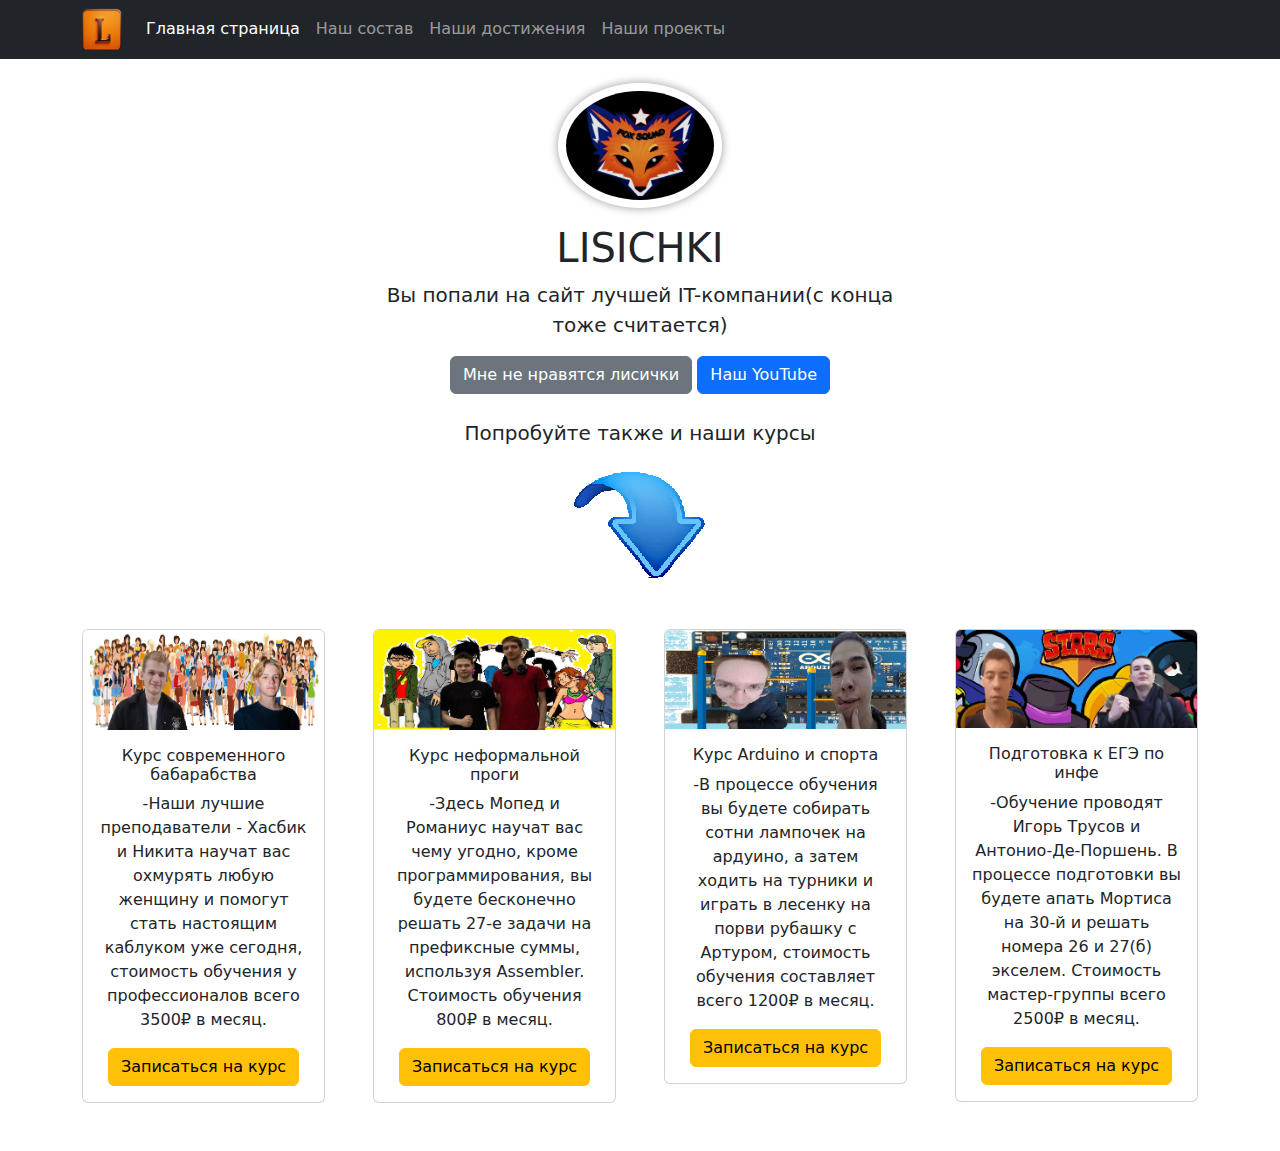
<file: HTML/index.html>
<!doctype html>
<html lang = "en">
    <head>
        <meta charset = "UTF-8">
        <title>LISICHKI CORPORATION</title>
        <link href="https://cdn.jsdelivr.net/npm/bootstrap@5.3.3/dist/css/bootstrap.min.css"
        rel="stylesheet"
        integrity="sha384-QWTKZyjpPEjISv5WaRU9OFeRpok6YctnYmDr5pNlyT2bRjXh0JMhjY6hW+ALEwIH"
        crossorigin="anonymous"
        />
        <script
          src="https://cdn.jsdelivr.net/npm/bootstrap@5.0.2/dist/js/bootstrap.bundle.min.js"
          integrity="sha384-MrcW6ZMFYlzcLA8Nl+NtUVF0sA7MsXsP1UyJoMp4YLEuNSfAP+JcXn/tWtIaxVXM"
          crossorigin="anonymous">
        </script>
        <link rel="apple-touch-icon" sizes="180x180" href="style/apple-touch-icon.png">
        <link rel="icon" type="image/png" sizes="32x32" href="style/favicon-32x32.png">
        <link rel="icon" type="image/png" sizes="16x16" href="style/favicon-16x16.png">
        <link rel="manifest" href="style/site.webmanifest">
        <style>
            .rounded-img {
                width: 30%;
                border-radius: 100%;
                box-shadow: 0 0 10px rgba(0, 0, 0, 0.4);
                padding: 0.5em;
                margin-bottom: 1em;
            }
            .card:hover {
            background-color: rgba(0, 0, 0, 0.1);
            text-align: center;
            }
            .card {
              text-align: center;
            }
        </style>
    </head>
    <body>
        <nav class="navbar navbar-expand-lg bg-body-dark navbar-dark bg-dark">
            <div class="container">
              <a class="navbar-brand p-0" href="/">
                <img src="style/l.png" alt="логотип" width = "40">
              </a>
              <button class="navbar-toggler" type="button" data-bs-toggle="collapse" data-bs-target="#navbarNav" aria-controls="navbarNav" aria-expanded="false" aria-label="Toggle navigation">
                <span class="navbar-toggler-icon"></span>
              </button>
              <div class="collapse navbar-collapse" id="navbarNav">
                <ul class="navbar-nav">
                  <li class="nav-item">
                    <a class="nav-link active" aria-current="page" href="/">Главная страница</a>
                  </li>
                  <li class="nav-item">
                    <a class="nav-link" href="Sostav.html">Наш состав</a>
                  </li>
                  <li class="nav-item">
                    <a class="nav-link" href="Dostijenia.html">Наши достижения</a>
                  </li>
                  <li class="nav-item">
                    <a class="nav-link" href="projects.html">Наши проекты</a>
                  </li>
                </ul>
              </div>
            </div>
          </nav>
        <div class="container text-center my-4">
            <div class="row">
                <div class="col-lg-6 col-md-8 mx-auto">
                    <img class="rounded-img" src="pictures/log_black.png" alt = "тут должен быть логотип, но твой уссаный ростелеком не может его прогрузить"/>
                    <h1 class="fw-light">LISICHKI</H1>
                    <p class="lead text*muted">
                        Вы попали на сайт лучшей IT-компании(с конца тоже считается)
                    </p>
                    <a href="https://xn--80aabtwbbuhbiqdxddn.xn--p1ai/"
                    class="btn btn-secondary">
                        Мне не нравятся лисички
                    </a>
                    <a href="https://www.youtube.com/@PMC_Fox_skuad/featured/"
                    target = "_blank"
                    class="btn btn-primary">
                        Наш YouTube
                    </a>
                </div>
            </div>
        </div>
        <div class="container text-center my-3">
          <div class="row">
              <div class="col-lg-6 col-md-8 mx-auto">
                  <p class="lead text">
                      Попробуйте также и наши курсы
                  </p>
                  <img src="pictures/стрелка.png" alt="стрелка вниз"/>
              </div>
          </div>
      </div>
        <div class="container my-5">
          <div class="row row-cols-1 row-cols-md-4 rew-cols-lg-3 g-5">
            <div class="col">
              <div class="card">
                <img src="pictures/обложка бабарабства.png" class="card-img-top" alt="Фотокарточка курса бабарабства">
                <div class="card-body">
                  <h6 class="card-title">Курс современного бабарабства</h6>
                  <p class="card-text">
                    -Наши лучшие преподаватели - Хасбик и Никита научат вас охмурять любую женщину и помогут стать настоящим каблуком уже сегодня,
                    стоимость обучения у профессионалов всего 3500₽ в месяц.
                  </p>
                  <a href="eror2.html" target="_blank" class="btn btn-warning">Записаться на курс</a>
                </div>
              </div>
            </div>
            <div class="col">
              <div class="card">
                <img src="pictures/мы.png" class="card-img-top" alt="Фотокарточка курса неформальной проги">
                <div class="card-body">
                  <h6 class="card-title">Курс неформальной проги</h6>
                  <p class="card-text">
                    -Здесь Мопед и Романиус научат вас чему угодно, кроме программирования, вы будете бесконечно решать 27-е задачи на префиксные суммы,
                    используя Assembler. Стоимость обучения 800₽ в месяц.
                  </p>
                  <a href="eror2.html" target="_blank" class="btn btn-warning">Записаться на курс</a>
                </div>
              </div>
            </div>
            <div class="col">
              <div class="card">
                <img src="pictures/ардуиновцы.png" class="card-img-top" alt="Фотокарточка курса Arduino и спорта">
                <div class="card-body">
                  <h6 class="card-title">Курс Arduino и спорта</h6>
                  <p class="card-text">
                    -В процессе обучения вы будете собирать сотни лампочек на ардуино, а затем ходить на турники и играть в лесенку на порви рубашку
                    с Артуром, стоимость обучения составляет всего 1200₽ в месяц.
                  </p>
                  <a href="eror2.html" target="_blank" class="btn btn-warning">Записаться на курс</a>
                </div>
              </div>
            </div>
            <div class="col">
              <div class="card">
                <img src="pictures/игорь  и тоха.png" class="card-img-top" alt="Фотокарточка курса подготовки к ЕГЭ по информатике">
                <div class="card-body">
                  <h6 class="card-title">Подготовка к ЕГЭ по инфе</h6>
                  <p class="card-text">
                    -Обучение проводят Игорь Трусов и Антонио-Де-Поршень. В процессе подготовки вы будете апать Мортиса на 30-й и решать номера 26 и 27(б) 
                    экселем. Стоимость мастер-группы всего 2500₽ в месяц.
                  </p>
                  <a href="eror2.html" target="_blank" class="btn btn-warning">Записаться на курс</a>
                </div>
              </div>
            </div>
          </div>
      </div>
    </body>
</html>
</file>
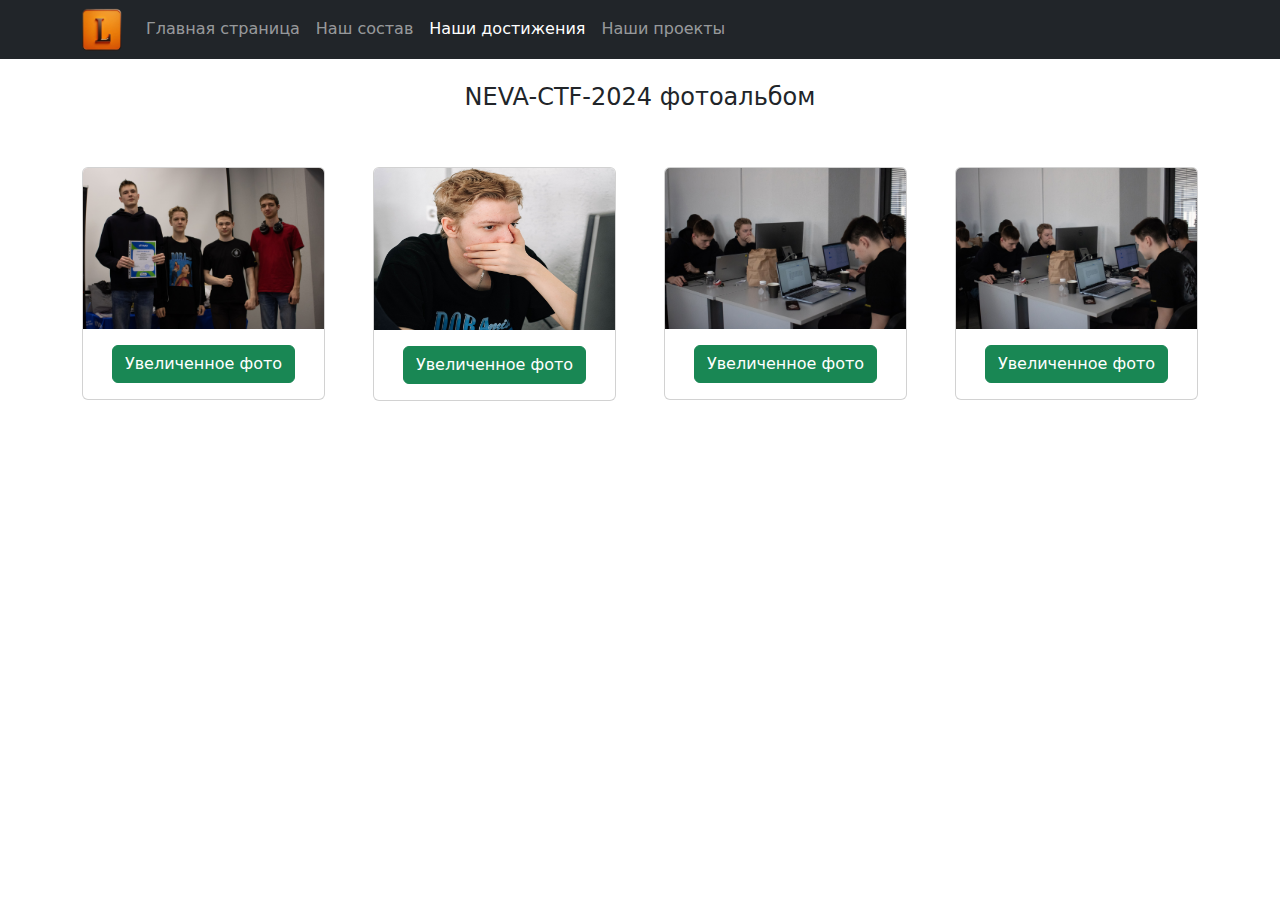
<file: HTML/NEVA-CTF2024.html>
<!doctype html>
<html lang = "en">
    <head>
        <meta charset = "UTF-8">
        <title>NEVA-CTF-2024</title>
        <link href="https://cdn.jsdelivr.net/npm/bootstrap@5.3.3/dist/css/bootstrap.min.css"
        rel="stylesheet"
        integrity="sha384-QWTKZyjpPEjISv5WaRU9OFeRpok6YctnYmDr5pNlyT2bRjXh0JMhjY6hW+ALEwIH"
        crossorigin="anonymous"
        />
        <script
          src="https://cdn.jsdelivr.net/npm/bootstrap@5.0.2/dist/js/bootstrap.bundle.min.js"
          integrity="sha384-MrcW6ZMFYlzcLA8Nl+NtUVF0sA7MsXsP1UyJoMp4YLEuNSfAP+JcXn/tWtIaxVXM"
          crossorigin="anonymous">
        </script>
        <link rel="apple-touch-icon" sizes="180x180" href="style/apple-touch-icon.png">
        <link rel="icon" type="image/png" sizes="32x32" href="style/favicon-32x32.png">
        <link rel="icon" type="image/png" sizes="16x16" href="style/favicon-16x16.png">
        <link rel="manifest" href="style/site.webmanifest">
        <style>
          .card:hover {
            background-color: rgba(0, 0, 0, 0.1);
            text-align: center;
          }
          .card {
            text-align: center;
          }
        </style>
    </head>
    <body>
        <nav class="navbar navbar-expand-lg bg-body-dark navbar-dark bg-dark">
            <div class="container">
              <a class="navbar-brand p-0" href="/">
                <img src="style/l.png" alt="логотип" width = "40">
              </a>
              <button class="navbar-toggler" type="button" data-bs-toggle="collapse" data-bs-target="#navbarNav" aria-controls="navbarNav" aria-expanded="false" aria-label="Toggle navigation">
                <span class="navbar-toggler-icon"></span>
              </button>
              <div class="collapse navbar-collapse" id="navbarNav">
                <ul class="navbar-nav">
                  <li class="nav-item">
                    <a class="nav-link" aria-current="page" href="/">Главная страница</a>
                  </li>
                  <li class="nav-item">
                    <a class="nav-link" href="Sostav.html">Наш состав</a>
                  </li>
                  <li class="nav-item">
                    <a class="nav-link active" href="Dostijenia.html">Наши достижения</a>
                  </li>
                  <li class="nav-item">
                    <a class="nav-link" href="projects.html">Наши проекты</a>
                  </li>
                </ul>
              </div>
            </div>
          </nav>
          <div class="container text-center my-4">
            <div class="row">
                <div class="mx-auto">
                    <h4>
                        NEVA-CTF-2024 фотоальбом
                    </h4>
                </div>
            </div>
          </div>
          <div class="container my-5">
            <div class="row row-cols-1 row-cols-md-4 rew-cols-lg-3 g-5">
              <div class="col">
                <div class="card">
                  <img src="pictures/все вместе.jpg" class="card-img-top" alt="совместное фото">
                  <div class="card-body">
                    <a href="pictures/все вместе.jpg" target="_blank" class="btn btn-success">Увеличенное фото</a>
                  </div>
                </div>
              </div>
              <div class="col">
                <div class="card">
                  <img src="pictures/казино.jpg" class="card-img-top" alt="Кирилл играет в казино">
                  <div class="card-body">
                    <a href="pictures/казино.jpg" target="_blank" class="btn btn-success">Увеличенное фото</a>
                  </div>
                </div>
              </div>
              <div class="col">
                <div class="card">
                  <img src="pictures/решалки 1.jpg" class="card-img-top" alt="сквад решает 1">
                  <div class="card-body">
                    <a href="pictures/решалки 1.jpg" target="_blank" class="btn btn-success">Увеличенное фото</a>
                  </div>
                </div>
              </div>
              <div class="col">
                <div class="card">
                  <img src="pictures/решалки 2.jpg" class="card-img-top" alt="сквад решает 2">
                  <div class="card-body">
                    <a href="pictures/решалки 2.jpg" target="_blank" class="btn btn-success">Увеличенное фото</a>
                  </div>
                </div>
              </div>
            </div>
        </div>
    </body>
</html>
</file>
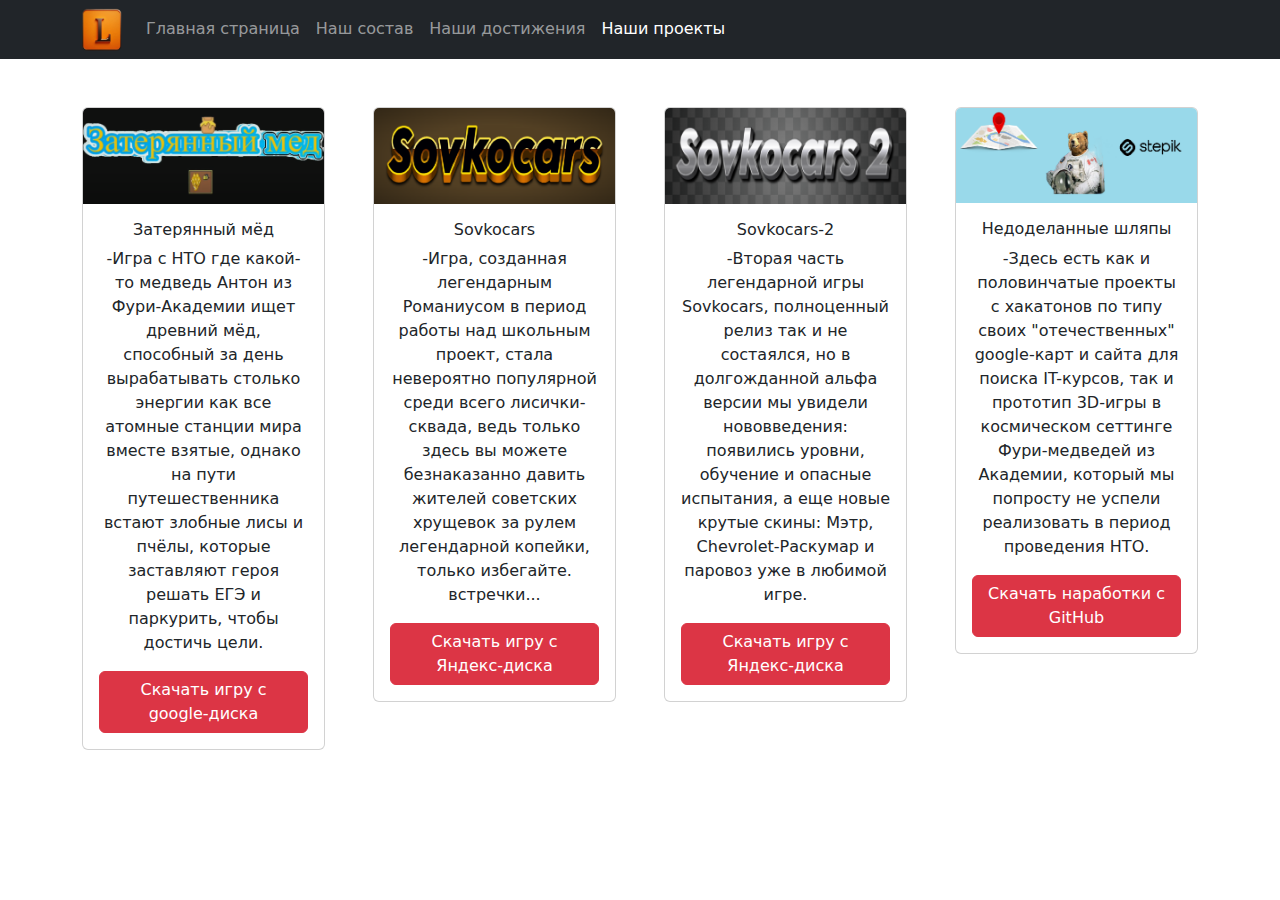
<file: HTML/projects.html>
<!doctype html>
<html lang = "en">
    <head>
        <meta charset = "UTF-8">
        <title>Проекты Лисичек</title>
        <link href="https://cdn.jsdelivr.net/npm/bootstrap@5.3.3/dist/css/bootstrap.min.css"
        rel="stylesheet"
        integrity="sha384-QWTKZyjpPEjISv5WaRU9OFeRpok6YctnYmDr5pNlyT2bRjXh0JMhjY6hW+ALEwIH"
        crossorigin="anonymous"
        />
        <script
          src="https://cdn.jsdelivr.net/npm/bootstrap@5.0.2/dist/js/bootstrap.bundle.min.js"
          integrity="sha384-MrcW6ZMFYlzcLA8Nl+NtUVF0sA7MsXsP1UyJoMp4YLEuNSfAP+JcXn/tWtIaxVXM"
          crossorigin="anonymous">
        </script>
        <link rel="apple-touch-icon" sizes="180x180" href="style/apple-touch-icon.png">
        <link rel="icon" type="image/png" sizes="32x32" href="style/favicon-32x32.png">
        <link rel="icon" type="image/png" sizes="16x16" href="style/favicon-16x16.png">
        <link rel="manifest" href="style/site.webmanifest">
        <style>
          .card:hover {
            background-color: rgba(0, 0, 0, 0.1);
            text-align: center;
          }
          .card {
            text-align: center;
          }
        </style>
    </head>
    <body>
        <nav class="navbar navbar-expand-lg bg-body-dark navbar-dark bg-dark">
            <div class="container">
              <a class="navbar-brand p-0" href="/">
                <img src="style/l.png" alt="логотип" width = "40">
              </a>
              <button class="navbar-toggler" type="button" data-bs-toggle="collapse" data-bs-target="#navbarNav" aria-controls="navbarNav" aria-expanded="false" aria-label="Toggle navigation">
                <span class="navbar-toggler-icon"></span>
              </button>
              <div class="collapse navbar-collapse" id="navbarNav">
                <ul class="navbar-nav">
                  <li class="nav-item">
                    <a class="nav-link" aria-current="page" href="/">Главная страница</a>
                  </li>
                  <li class="nav-item">
                    <a class="nav-link" href="Sostav.html">Наш состав</a>
                  </li>
                  <li class="nav-item">
                    <a class="nav-link" href="Dostijenia.html">Наши достижения</a>
                  </li>
                  <li class="nav-item">
                    <a class="nav-link active" href="projects.html">Наши проекты</a>
                  </li>
                </ul>
              </div>
            </div>
          </nav>
          <div class="container my-5">
            <div class="row row-cols-1 row-cols-md-4 rew-cols-lg-3 g-5">
              <div class="col">
                <div class="card">
                  <img src="pictures/затерянный мед.png" class="card-img-top" alt="Логотип фури-медведей">
                  <div class="card-body">
                    <h6 class="card-title">Затерянный мёд</h6>
                    <p class="card-text">
                      -Игра с НТО где какой-то медведь Антон из Фури-Академии ищет древний мёд, способный за день вырабатывать столько энергии
                      как все атомные станции мира вместе взятые, однако на пути путешественника встают злобные лисы и пчёлы, которые заставляют
                      героя решать ЕГЭ и паркурить, чтобы достичь цели.
                    </p>
                    <a href="https://drive.google.com/file/d/1o17oOHhS1gLCEnFHyjJ0sgommRe9vNzS/view" target="_blank" class="btn btn-danger">Скачать игру с google-диска</a>
                  </div>
                </div>
              </div>
              <div class="col">
                <div class="card">
                  <img src="pictures/sOVKOCARS.png" class="card-img-top" alt="Логотип первой части Sovkocars">
                  <div class="card-body">
                    <h6 class="card-title">Sovkocars</h6>
                    <p class="card-text">
                      -Игра, созданная легендарным Романиусом в период работы над школьным проект, стала невероятно популярной среди всего лисички-сквада,
                      ведь только здесь вы можете безнаказанно давить жителей советских хрущевок за рулем легендарной копейки, только избегайте. встречки...
                    </p>
                    <a href="https://disk.yandex.ru/d/yxsivDE70-NjVw" target="_blank" class="btn btn-danger">Скачать игру с Яндекс-диска</a>
                  </div>
                </div>
              </div>
              <div class="col">
                <div class="card">
                  <img src="pictures/Sovkocars2.png" class="card-img-top" alt="Логотип второй части Sovkocars">
                  <div class="card-body">
                    <h6 class="card-title">Sovkocars-2</h6>
                    <p class="card-text">
                      -Вторая часть легендарной игры Sovkocars, полноценный релиз так и не состаялся, но в долгожданной альфа версии мы увидели нововведения:
                      появились уровни, обучение и опасные испытания, а еще новые крутые скины: Мэтр, Chevrolet-Раскумар и паровоз
                      уже в любимой игре.
                    </p>
                    <a href="https://disk.yandex.ru/d/VgQID4kCBOkdDQ" target="_blank" class="btn btn-danger">Скачать игру с Яндекс-диска</a>
                  </div>
                </div>
              </div>
              <div class="col">
                <div class="card">
                  <img src="pictures/недоделанные шляпы.png" class="card-img-top" alt="Преференсы недоделанных проектов">
                  <div class="card-body">
                    <h6 class="card-title">Недоделанные шляпы</h6>
                    <p class="card-text">
                      -Здесь есть как и половинчатые проекты с хакатонов по типу своих "отечественных" google-карт и сайта для поиска IT-курсов,
                      так и прототип 3D-игры в космическом сеттинге Фури-медведей из Академии, который мы попросту не успели реализовать в период
                      проведения НТО.
                    </p>
                    <a href="https://github.com/RomaniusRedCash/MasterCource" target="_blank" class="btn btn-danger">Скачать наработки с GitHub</a>
                  </div>
                </div>
              </div>
            </div>
        </div>
    </body>
</html>
</file>
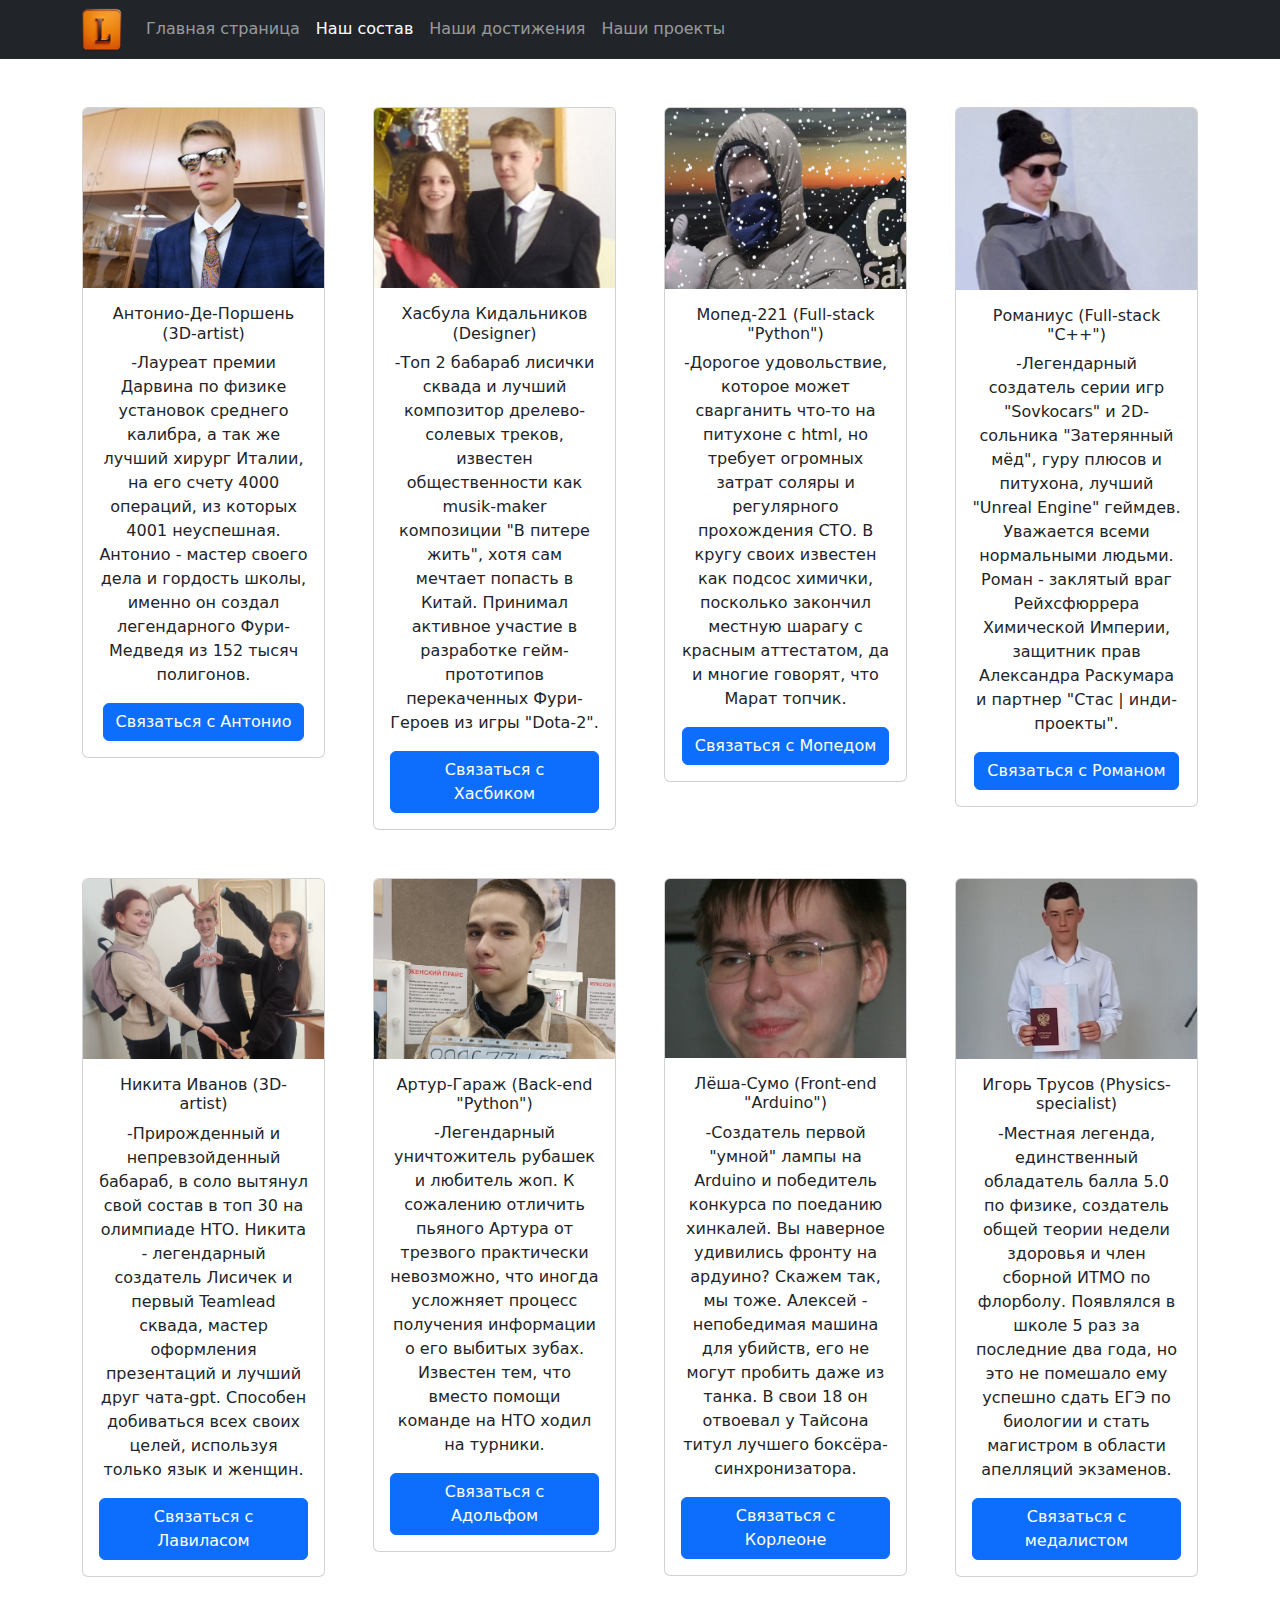
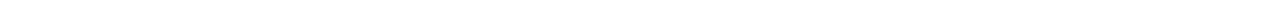
<file: HTML/Sostav.html>
<!doctype html>
<html lang = "en">
    <head>
        <meta charset = "UTF-8">
        <title>Состав Лисичек</title>
        <link href="https://cdn.jsdelivr.net/npm/bootstrap@5.3.3/dist/css/bootstrap.min.css"
        rel="stylesheet"
        integrity="sha384-QWTKZyjpPEjISv5WaRU9OFeRpok6YctnYmDr5pNlyT2bRjXh0JMhjY6hW+ALEwIH"
        crossorigin="anonymous"
        />
        <script
          src="https://cdn.jsdelivr.net/npm/bootstrap@5.0.2/dist/js/bootstrap.bundle.min.js"
          integrity="sha384-MrcW6ZMFYlzcLA8Nl+NtUVF0sA7MsXsP1UyJoMp4YLEuNSfAP+JcXn/tWtIaxVXM"
          crossorigin="anonymous">
        </script>
        <link rel="apple-touch-icon" sizes="180x180" href="style/apple-touch-icon.png">
        <link rel="icon" type="image/png" sizes="32x32" href="style/favicon-32x32.png">
        <link rel="icon" type="image/png" sizes="16x16" href="style/favicon-16x16.png">
        <link rel="manifest" href="/site.webmanifest">
        <style>
          .card:hover {
            background-color: rgba(0, 0, 0, 0.1);
            text-align: center;
          }
          .card {
            text-align: center;
          }
        </style>
    </head>
    <body>
        <nav class="navbar navbar-expand-lg bg-body-dark navbar-dark bg-dark">
            <div class="container">
              <a class="navbar-brand p-0" href="/">
                <img src="style/l.png" alt="логотип" width = "40">
              </a>
              <button class="navbar-toggler" type="button" data-bs-toggle="collapse" data-bs-target="#navbarNav" aria-controls="navbarNav" aria-expanded="false" aria-label="Toggle navigation">
                <span class="navbar-toggler-icon"></span>
              </button>
              <div class="collapse navbar-collapse" id="navbarNav">
                <ul class="navbar-nav">
                  <li class="nav-item">
                    <a class="nav-link" aria-current="page" href="/">Главная страница</a>
                  </li>
                  <li class="nav-item">
                    <a class="nav-link active" href="Sostav.html">Наш состав</a>
                  </li>
                  <li class="nav-item">
                    <a class="nav-link" href="Dostijenia.html">Наши достижения</a>
                  </li>
                  <li class="nav-item">
                    <a class="nav-link" href="projects.html">Наши проекты</a>
                  </li>
                </ul>
              </div>
            </div>
          </nav>
          <div class="container my-5">
            <div class="row row-cols-1 row-cols-md-4 rew-cols-lg-3 g-5">
              <div class="col">
                <div class="card">
                  <img src="pictures/Antonio-de-porshein.jpg" class="card-img-top" alt="Фотка Антона">
                  <div class="card-body">
                    <h6 class="card-title">Антонио-Де-Поршень (3D-artist)</h6>
                    <p class="card-text">
                      -Лауреат премии Дарвина по физике установок среднего калибра, а так же лучший хирург Италии, на его счету 4000 операций, 
                      из которых 4001 неуспешная. Антонио - мастер своего дела и гордость школы, именно он создал легендарного Фури-Медведя 
                      из 152 тысяч полигонов.
                    </p>
                    <a href="https://vk.com/id380000880" target="_blank" class="btn btn-primary">Связаться с Антонио</a>
                  </div>
                </div>
              </div>
              <div class="col">
                <div class="card">
                  <img src="pictures/Дизайнер чут-чут бабараб.png" class="card-img-top" alt="Фотка Кильки">
                  <div class="card-body">
                    <h6 class="card-title">Хасбула Кидальников (Designer)</h6>
                    <p class="card-text">
                      -Топ 2 бабараб лисички сквада и лучший композитор дрелево-солевых треков, известен общественности как musik-maker композиции 
                      "В питере жить", хотя сам мечтает попасть в Китай. Принимал активное участие в разработке гейм-прототипов перекаченных 
                      Фури-Героев из игры "Dota-2".
                    </p>
                    <a href="https://vk.com/r1ged" target="_blank" class="btn btn-primary">Связаться с Хасбиком</a>
                  </div>
                </div>
              </div>
              <div class="col">
                <div class="card">
                  <img src="pictures/я.png" class="card-img-top" alt="Фотка Копатыча">
                  <div class="card-body">
                    <h6 class="card-title">Мопед-221 (Full-stack "Python")</h6>
                    <p class="card-text">
                      -Дорогое удовольствие, которое может сварганить что-то на питухоне с html, но требует огромных затрат соляры и регулярного
                      прохождения СТО. В кругу своих известен как подсос химички, посколько закончил местную шарагу c красным аттестатом, да и 
                      многие говорят, что Марат топчик.
                    </p>
                    <a href="https://vk.com/mapat221" target="_blank" class="btn btn-primary">Связаться с Мопедом</a>
                  </div>
                </div>
              </div>
              <div class="col">
                <div class="card">
                  <img src="pictures/Рома.png" class="card-img-top" alt="Фотка Романа">
                  <div class="card-body">
                    <h6 class="card-title">Романиус (Full-stack "C++")</h6>
                    <p class="card-text">
                      -Легендарный создатель серии игр "Sovkocars" и 2D-сольника "Затерянный мёд", гуру плюсов и питухона, лучший "Unreal Engine"
                      геймдев. Уважается всеми нормальными людьми. Роман - заклятый враг Рейхсфюррера Химической Империи, защитник прав Александра 
                      Раскумара и партнер "Стас | инди-проекты".
                    </p>
                    <a href="https://vk.com/romaniusredcash" target="_blank" class="btn btn-primary">Связаться с Романом</a>
                  </div>
                </div>
              </div>
            </div>
        </div>
        <div class="container my-5">
          <div class="row row-cols-1 row-cols-md-4 rew-cols-lg-3 g-5">
            <div class="col">
              <div class="card">
                <img src="pictures/бабараб.png" class="card-img-top" alt="Фотка Антона">
                <div class="card-body">
                  <h6 class="card-title">Никита Иванов (3D-artist)</h6>
                  <p class="card-text">
                    -Прирожденный и непревзойденный бабараб, в соло вытянул свой состав в топ 30 на олимпиаде НТО. Никита - легендарный создатель 
                    Лисичек и первый Teamlead сквада, мастер оформления презентаций и лучший друг чата-gpt. Способен добиваться всех своих целей, 
                    используя только язык и женщин.
                  </p>
                  <a href="https://vk.com/ia_niki_tos" target="_blank" class="btn btn-primary">Связаться с Лавиласом</a>
                </div>
              </div>
            </div>
            <div class="col">
              <div class="card">
                <img src="pictures/турик.png" class="card-img-top" alt="Фотка Антона">
                <div class="card-body">
                  <h6 class="card-title">Артур-Гараж (Back-end "Python")</h6>
                  <p class="card-text">
                    -Легендарный уничтожитель рубашек и любитель жоп. К сожалению отличить пьяного Артура от трезвого
                    практически невозможно, что иногда усложняет процесс получения информации о его выбитых зубах. Известен тем, что вместо
                    помощи команде на НТО ходил на турники.
                  </p>
                  <a href="https://vk.com/vickornepl" target="_blank" class="btn btn-primary">Связаться с Адольфом</a>
                </div>
              </div>
            </div>
            <div class="col">
              <div class="card">
                <img src="pictures/Дон Карлеон.png" class="card-img-top" alt="Фотка Антона">
                <div class="card-body">
                  <h6 class="card-title">Лёша-Сумо (Front-end "Arduino")</h6>
                  <p class="card-text">
                    -Создатель первой "умной" лампы на Arduino и победитель конкурса по поеданию хинкалей. Вы наверное удивились фронту на ардуино? 
                    Скажем так, мы тоже. Алексей - непобедимая машина для убийств, его не могут пробить даже из танка. В свои 18 он отвоевал
                    у Тайсона титул лучшего боксёра-синхронизатора.
                  </p>
                  <a href="https://vk.com/id450237056" target="_blank" class="btn btn-primary">Связаться с Корлеоне</a>
                </div>
              </div>
            </div>
            <div class="col">
              <div class="card">
                <img src="pictures/ИГОРЬ.jpg" class="card-img-top" alt="Фотка Антона">
                <div class="card-body">
                  <h6 class="card-title">Игорь Трусов (Physics-specialist)</h6>
                  <p class="card-text">
                    -Местная легенда, единственный обладатель балла 5.0 по физике, создатель общей теории недели здоровья и член сборной ИТМО
                    по флорболу. Появлялся в школе 5 раз за последние два года, но это не помешало ему успешно сдать ЕГЭ по биологии и стать
                    магистром в области апелляций экзаменов.
                  </p>
                  <a href="https://vk.com/id614745052" target="_blank" class="btn btn-primary">Связаться с медалистом</a>
                </div>
              </div>
            </div>
          </div>
      </div>
    </body>
</html>
</file>
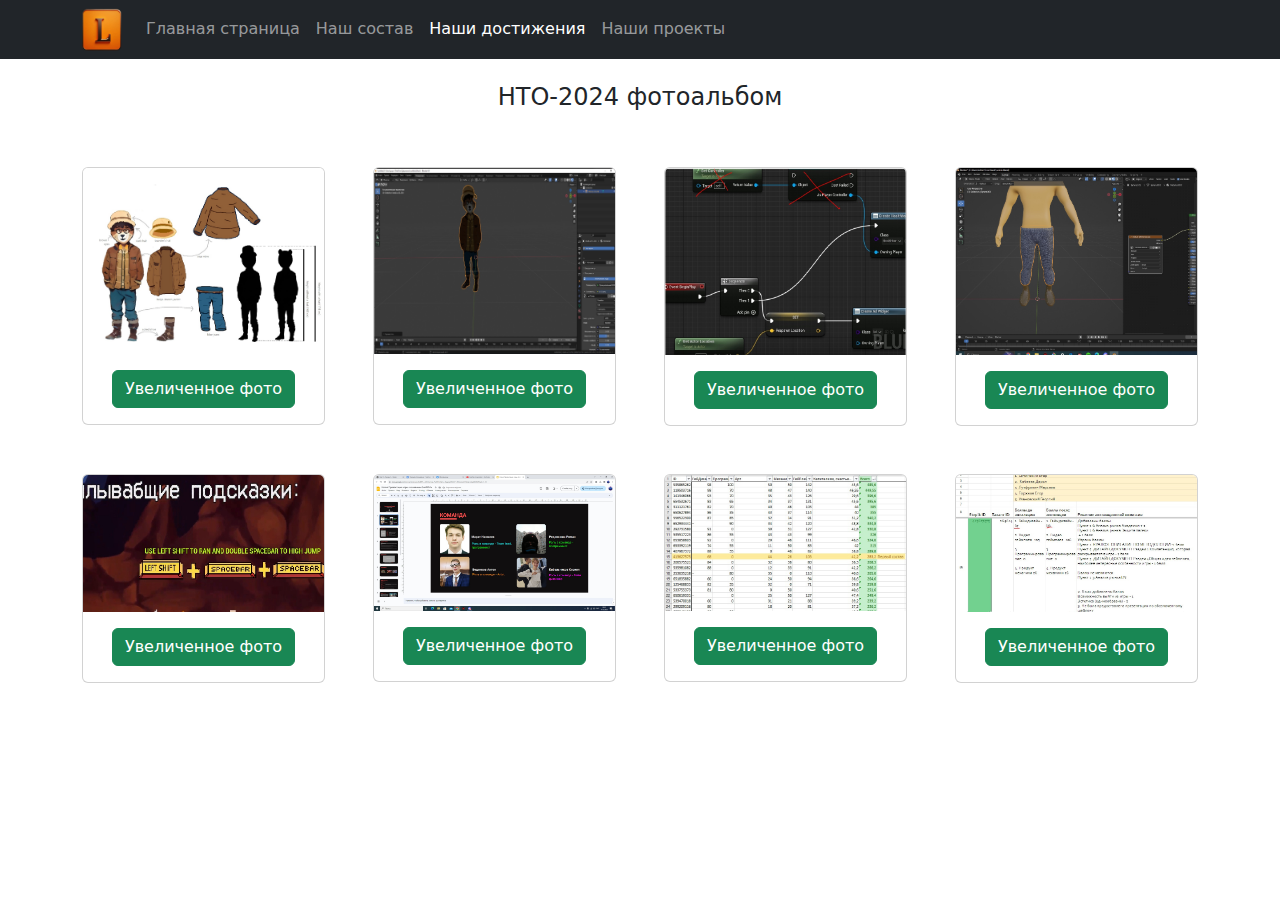
<file: HTML/НТО.html>
<!doctype html>
<html lang = "en">
    <head>
        <meta charset = "UTF-8">
        <title>НТО-2024</title>
        <link href="https://cdn.jsdelivr.net/npm/bootstrap@5.3.3/dist/css/bootstrap.min.css"
        rel="stylesheet"
        integrity="sha384-QWTKZyjpPEjISv5WaRU9OFeRpok6YctnYmDr5pNlyT2bRjXh0JMhjY6hW+ALEwIH"
        crossorigin="anonymous"
        />
        <script
          src="https://cdn.jsdelivr.net/npm/bootstrap@5.0.2/dist/js/bootstrap.bundle.min.js"
          integrity="sha384-MrcW6ZMFYlzcLA8Nl+NtUVF0sA7MsXsP1UyJoMp4YLEuNSfAP+JcXn/tWtIaxVXM"
          crossorigin="anonymous">
        </script>
        <link rel="apple-touch-icon" sizes="180x180" href="style/apple-touch-icon.png">
        <link rel="icon" type="image/png" sizes="32x32" href="style/favicon-32x32.png">
        <link rel="icon" type="image/png" sizes="16x16" href="style/favicon-16x16.png">
        <link rel="manifest" href="style/site.webmanifest">
        <style>
          .card:hover {
            background-color: rgba(0, 0, 0, 0.1);
            text-align: center;
          }
          .card {
            text-align: center;
          }
        </style>
    </head>
    <body>
        <nav class="navbar navbar-expand-lg bg-body-dark navbar-dark bg-dark">
            <div class="container">
              <a class="navbar-brand p-0" href="/">
                <img src="style/l.png" alt="логотип" width = "40">
              </a>
              <button class="navbar-toggler" type="button" data-bs-toggle="collapse" data-bs-target="#navbarNav" aria-controls="navbarNav" aria-expanded="false" aria-label="Toggle navigation">
                <span class="navbar-toggler-icon"></span>
              </button>
              <div class="collapse navbar-collapse" id="navbarNav">
                <ul class="navbar-nav">
                  <li class="nav-item">
                    <a class="nav-link" aria-current="page" href="/">Главная страница</a>
                  </li>
                  <li class="nav-item">
                    <a class="nav-link" href="Sostav.html">Наш состав</a>
                  </li>
                  <li class="nav-item">
                    <a class="nav-link active" href="Dostijenia.html">Наши достижения</a>
                  </li>
                  <li class="nav-item">
                    <a class="nav-link" href="projects.html">Наши проекты</a>
                  </li>
                </ul>
              </div>
            </div>
          </nav>
          <div class="container text-center my-4">
            <div class="row">
                <div class="mx-auto">
                    <h4>
                        НТО-2024 фотоальбом
                    </h4>
                </div>
            </div>
          </div>
          <div class="container my-5">
            <div class="row row-cols-1 row-cols-md-4 rew-cols-lg-3 g-5">
              <div class="col">
                <div class="card">
                  <img src="pictures/МЕДВЕДЬ ПРЕФЕРЕНСЫ.jpg" class="card-img-top" alt="прототип гг">
                  <div class="card-body">
                    <a href="pictures/МЕДВЕДЬ ПРЕФЕРЕНСЫ.jpg" target="_blank" class="btn btn-success">Увеличенное фото</a>
                  </div>
                </div>
              </div>
              <div class="col">
                <div class="card">
                  <img src="pictures/пробитый медведь.jpg" class="card-img-top" alt="медведь из кучи полигонов с пробитой головой">
                  <div class="card-body">
                    <a href="pictures/пробитый медведь.jpg" target="_blank" class="btn btn-success">Увеличенное фото</a>
                  </div>
                </div>
              </div>
              <div class="col">
                <div class="card">
                  <img src="pictures/рома учит прогать.jpg" class="card-img-top" alt="спорим из-за лишних блю принтов">
                  <div class="card-body">
                    <a href="pictures/рома учит прогать.jpg" target="_blank" class="btn btn-success">Увеличенное фото</a>
                  </div>
                </div>
              </div>
              <div class="col">
                <div class="card">
                  <img src="pictures/медведь антона.jpg" class="card-img-top" alt="медведь из 52 тысяч полигонов, которого антон делал 2 месяца">
                  <div class="card-body">
                    <a href="pictures/медведь антона.jpg" target="_blank" class="btn btn-success">Увеличенное фото</a>
                  </div>
                </div>
              </div>
            </div>
        </div>
        <div class="container my-5">
          <div class="row row-cols-1 row-cols-md-4 rew-cols-lg-3 g-5">
            <div class="col">
              <div class="card">
                <img src="pictures/делаем подсказки.jpg" class="card-img-top" alt="подсказки игроку">
                <div class="card-body">
                  <a href="pictures/делаем подсказки.jpg" target="_blank" class="btn btn-success">Увеличенное фото</a>
                </div>
              </div>
            </div>
            <div class="col">
              <div class="card">
                <img src="pictures/презентация.jpg" class="card-img-top" alt="оформляем презентацию">
                <div class="card-body">
                  <a href="pictures/презентация.jpg" target="_blank" class="btn btn-success">Увеличенное фото</a>
                </div>
              </div>
            </div>
            <div class="col">
              <div class="card">
                <img src="pictures/резы.jpg" class="card-img-top" alt="таблица лидеров">
                <div class="card-body">
                  <a href="pictures/резы.jpg" target="_blank" class="btn btn-success">Увеличенное фото</a>
                </div>
              </div>
            </div>
            <div class="col">
              <div class="card">
                <img src="pictures/попытка апелляции.jpg" class="card-img-top" alt="пытаемя выбить баллы на апелляции">
                <div class="card-body">
                  <a href="pictures/попытка апелляции.jpg" target="_blank" class="btn btn-success">Увеличенное фото</a>
                </div>
              </div>
            </div>
          </div>
      </div>
    </body>
</html>
</file>
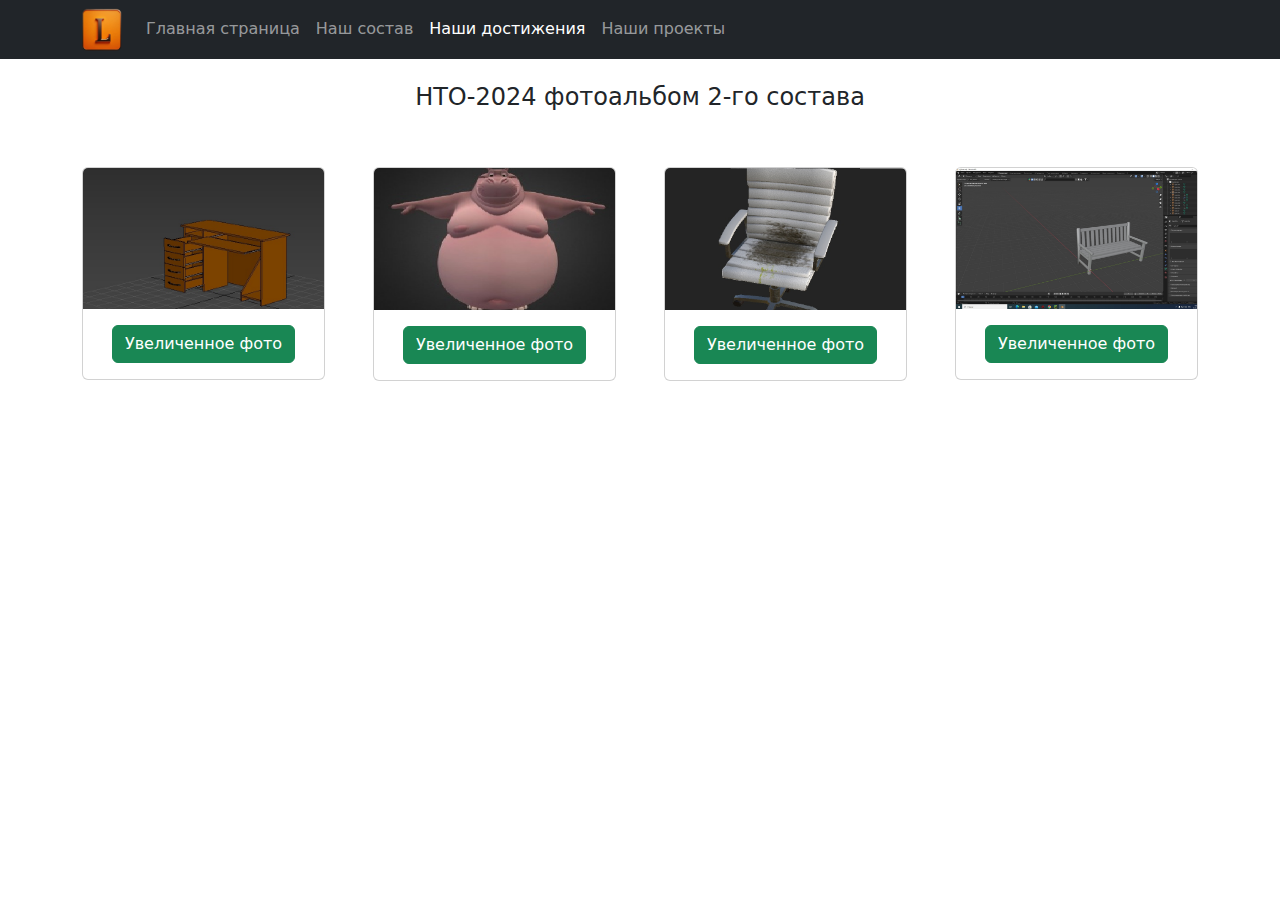
<file: HTML/НТО2.html>
<!doctype html>
<html lang = "en">
    <head>
        <meta charset = "UTF-8">
        <title>НТО-2024 2-й состав</title>
        <link href="https://cdn.jsdelivr.net/npm/bootstrap@5.3.3/dist/css/bootstrap.min.css"
        rel="stylesheet"
        integrity="sha384-QWTKZyjpPEjISv5WaRU9OFeRpok6YctnYmDr5pNlyT2bRjXh0JMhjY6hW+ALEwIH"
        crossorigin="anonymous"
        />
        <script
          src="https://cdn.jsdelivr.net/npm/bootstrap@5.0.2/dist/js/bootstrap.bundle.min.js"
          integrity="sha384-MrcW6ZMFYlzcLA8Nl+NtUVF0sA7MsXsP1UyJoMp4YLEuNSfAP+JcXn/tWtIaxVXM"
          crossorigin="anonymous">
        </script>
        <link rel="apple-touch-icon" sizes="180x180" href="style/apple-touch-icon.png">
        <link rel="icon" type="image/png" sizes="32x32" href="style/favicon-32x32.png">
        <link rel="icon" type="image/png" sizes="16x16" href="tyle/favicon-16x16.png">
        <link rel="manifest" href="style/site.webmanifest">
        <style>
          .card:hover {
            background-color: rgba(0, 0, 0, 0.1);
            text-align: center;
          }
          .card {
            text-align: center;
          }
        </style>
    </head>
    <body>
        <nav class="navbar navbar-expand-lg bg-body-dark navbar-dark bg-dark">
            <div class="container">
              <a class="navbar-brand p-0" href="/">
                <img src="style/l.png" alt="логотип" width = "40">
              </a>
              <button class="navbar-toggler" type="button" data-bs-toggle="collapse" data-bs-target="#navbarNav" aria-controls="navbarNav" aria-expanded="false" aria-label="Toggle navigation">
                <span class="navbar-toggler-icon"></span>
              </button>
              <div class="collapse navbar-collapse" id="navbarNav">
                <ul class="navbar-nav">
                  <li class="nav-item">
                    <a class="nav-link" aria-current="page" href="/">Главная страница</a>
                  </li>
                  <li class="nav-item">
                    <a class="nav-link" href="Sostav.html">Наш состав</a>
                  </li>
                  <li class="nav-item">
                    <a class="nav-link active" href="Dostijenia.html">Наши достижения</a>
                  </li>
                  <li class="nav-item">
                    <a class="nav-link" href="projects.html">Наши проекты</a>
                  </li>
                </ul>
              </div>
            </div>
          </nav>
          <div class="container text-center my-4">
            <div class="row">
                <div class="mx-auto">
                    <h4>
                        НТО-2024 фотоальбом 2-го состава
                    </h4>
                </div>
            </div>
          </div>
          <div class="container my-5">
            <div class="row row-cols-1 row-cols-md-4 rew-cols-lg-3 g-5">
              <div class="col">
                <div class="card">
                  <img src="pictures/НТО2ШЛЯПА.jpg" class="card-img-top" alt="Стол с НТО">
                  <div class="card-body">
                    <a href="pictures/НТО2ШЛЯПА.jpg" target="_blank" class="btn btn-success">Увеличенное фото</a>
                  </div>
                </div>
              </div>
              <div class="col">
                <div class="card">
                  <img src="pictures/прототип гг 2.jpg" class="card-img-top" alt="Бегемот Кирилла">
                  <div class="card-body">
                    <a href="pictures/прототип гг 2.jpg" target="_blank" class="btn btn-success">Увеличенное фото</a>
                  </div>
                </div>
              </div>
              <div class="col">
                <div class="card">
                  <img src="pictures/срака.jpg" class="card-img-top" alt="Обосранный стул">
                  <div class="card-body">
                    <a href="pictures/срака.jpg" target="_blank" class="btn btn-success">Увеличенное фото</a>
                  </div>
                </div>
              </div>
              <div class="col">
                <div class="card">
                  <img src="pictures/скамейка.jpg" class="card-img-top" alt="Скамейка Мопеда">
                  <div class="card-body">
                    <a href="pictures/скамейка.jpg" target="_blank" class="btn btn-success">Увеличенное фото</a>
                  </div>
                </div>
              </div>
            </div>
        </div>
    </body>
</html>
</file>
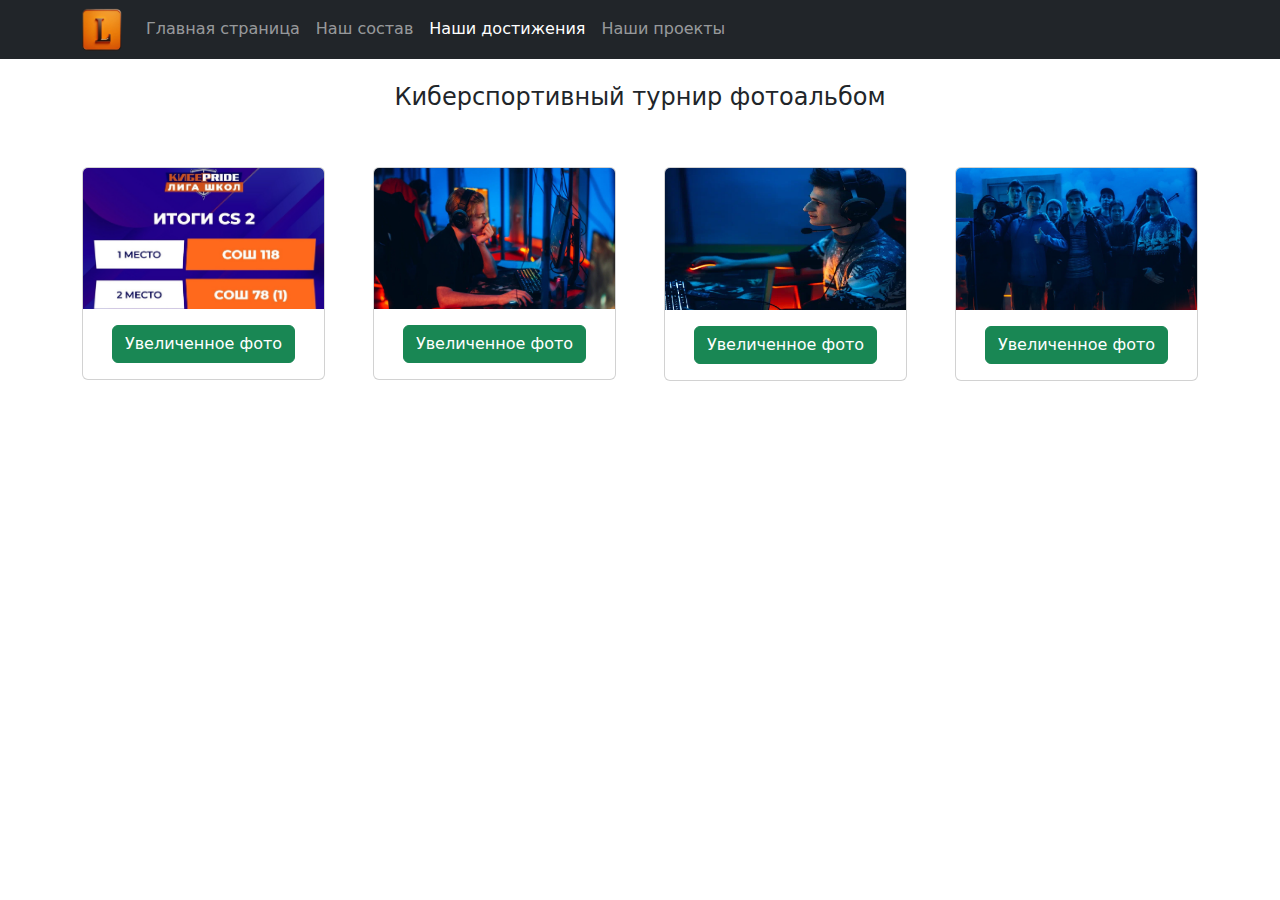
<file: HTML/Турик.html>
<!doctype html>
<html lang = "en">
    <head>
        <meta charset = "UTF-8">
        <title>Турнир по киберспорту</title>
        <link href="https://cdn.jsdelivr.net/npm/bootstrap@5.3.3/dist/css/bootstrap.min.css"
        rel="stylesheet"
        integrity="sha384-QWTKZyjpPEjISv5WaRU9OFeRpok6YctnYmDr5pNlyT2bRjXh0JMhjY6hW+ALEwIH"
        crossorigin="anonymous"
        />
        <script
          src="https://cdn.jsdelivr.net/npm/bootstrap@5.0.2/dist/js/bootstrap.bundle.min.js"
          integrity="sha384-MrcW6ZMFYlzcLA8Nl+NtUVF0sA7MsXsP1UyJoMp4YLEuNSfAP+JcXn/tWtIaxVXM"
          crossorigin="anonymous">
        </script>
        <link rel="apple-touch-icon" sizes="180x180" href="style/apple-touch-icon.png">
        <link rel="icon" type="image/png" sizes="32x32" href="style/favicon-32x32.png">
        <link rel="icon" type="image/png" sizes="16x16" href="style/favicon-16x16.png">
        <link rel="manifest" href="style/site.webmanifest">
        <style>
          .card:hover {
            background-color: rgba(0, 0, 0, 0.1);
            text-align: center;
          }
          .card {
            text-align: center;
          }
        </style>
    </head>
    <body>
        <nav class="navbar navbar-expand-lg bg-body-dark navbar-dark bg-dark">
            <div class="container">
              <a class="navbar-brand p-0" href="/">
                <img src="style/l.png" alt="логотип" width = "40">
              </a>
              <button class="navbar-toggler" type="button" data-bs-toggle="collapse" data-bs-target="#navbarNav" aria-controls="navbarNav" aria-expanded="false" aria-label="Toggle navigation">
                <span class="navbar-toggler-icon"></span>
              </button>
              <div class="collapse navbar-collapse" id="navbarNav">
                <ul class="navbar-nav">
                  <li class="nav-item">
                    <a class="nav-link" aria-current="page" href="/">Главная страница</a>
                  </li>
                  <li class="nav-item">
                    <a class="nav-link" href="Sostav.html">Наш состав</a>
                  </li>
                  <li class="nav-item">
                    <a class="nav-link active" href="Dostijenia.html">Наши достижения</a>
                  </li>
                  <li class="nav-item">
                    <a class="nav-link" href="projects.html">Наши проекты</a>
                  </li>
                </ul>
              </div>
            </div>
          </nav>
          <div class="container text-center my-4">
            <div class="row">
                <div class="mx-auto">
                    <h4>
                        Киберспортивный турнир фотоальбом
                    </h4>
                </div>
            </div>
          </div>
          <div class="container my-5">
            <div class="row row-cols-1 row-cols-md-4 rew-cols-lg-3 g-5">
              <div class="col">
                <div class="card">
                  <img src="pictures/сош78.jpg" class="card-img-top" alt="резы турнира">
                  <div class="card-body">
                    <a href="pictures/сош78.jpg" target="_blank" class="btn btn-success">Увеличенное фото</a>
                  </div>
                </div>
              </div>
              <div class="col">
                <div class="card">
                  <img src="pictures/кирич.jpg" class="card-img-top" alt="Кирюха на турнире">
                  <div class="card-body">
                    <a href="pictures/кирич.jpg" target="_blank" class="btn btn-success">Увеличенное фото</a>
                  </div>
                </div>
              </div>
              <div class="col">
                <div class="card">
                  <img src="pictures/некит играет.jpg" class="card-img-top" alt="Некит на турнире">
                  <div class="card-body">
                    <a href="pictures/некит играет.jpg" target="_blank" class="btn btn-success">Увеличенное фото</a>
                  </div>
                </div>
              </div>
              <div class="col">
                <div class="card">
                  <img src="pictures/все опять.jpg" class="card-img-top" alt="Все участники турнира">
                  <div class="card-body">
                    <a href="pictures/все опять.jpg" target="_blank" class="btn btn-success">Увеличенное фото</a>
                  </div>
                </div>
              </div>
            </div>
        </div>
    </body>
</html>
</file>
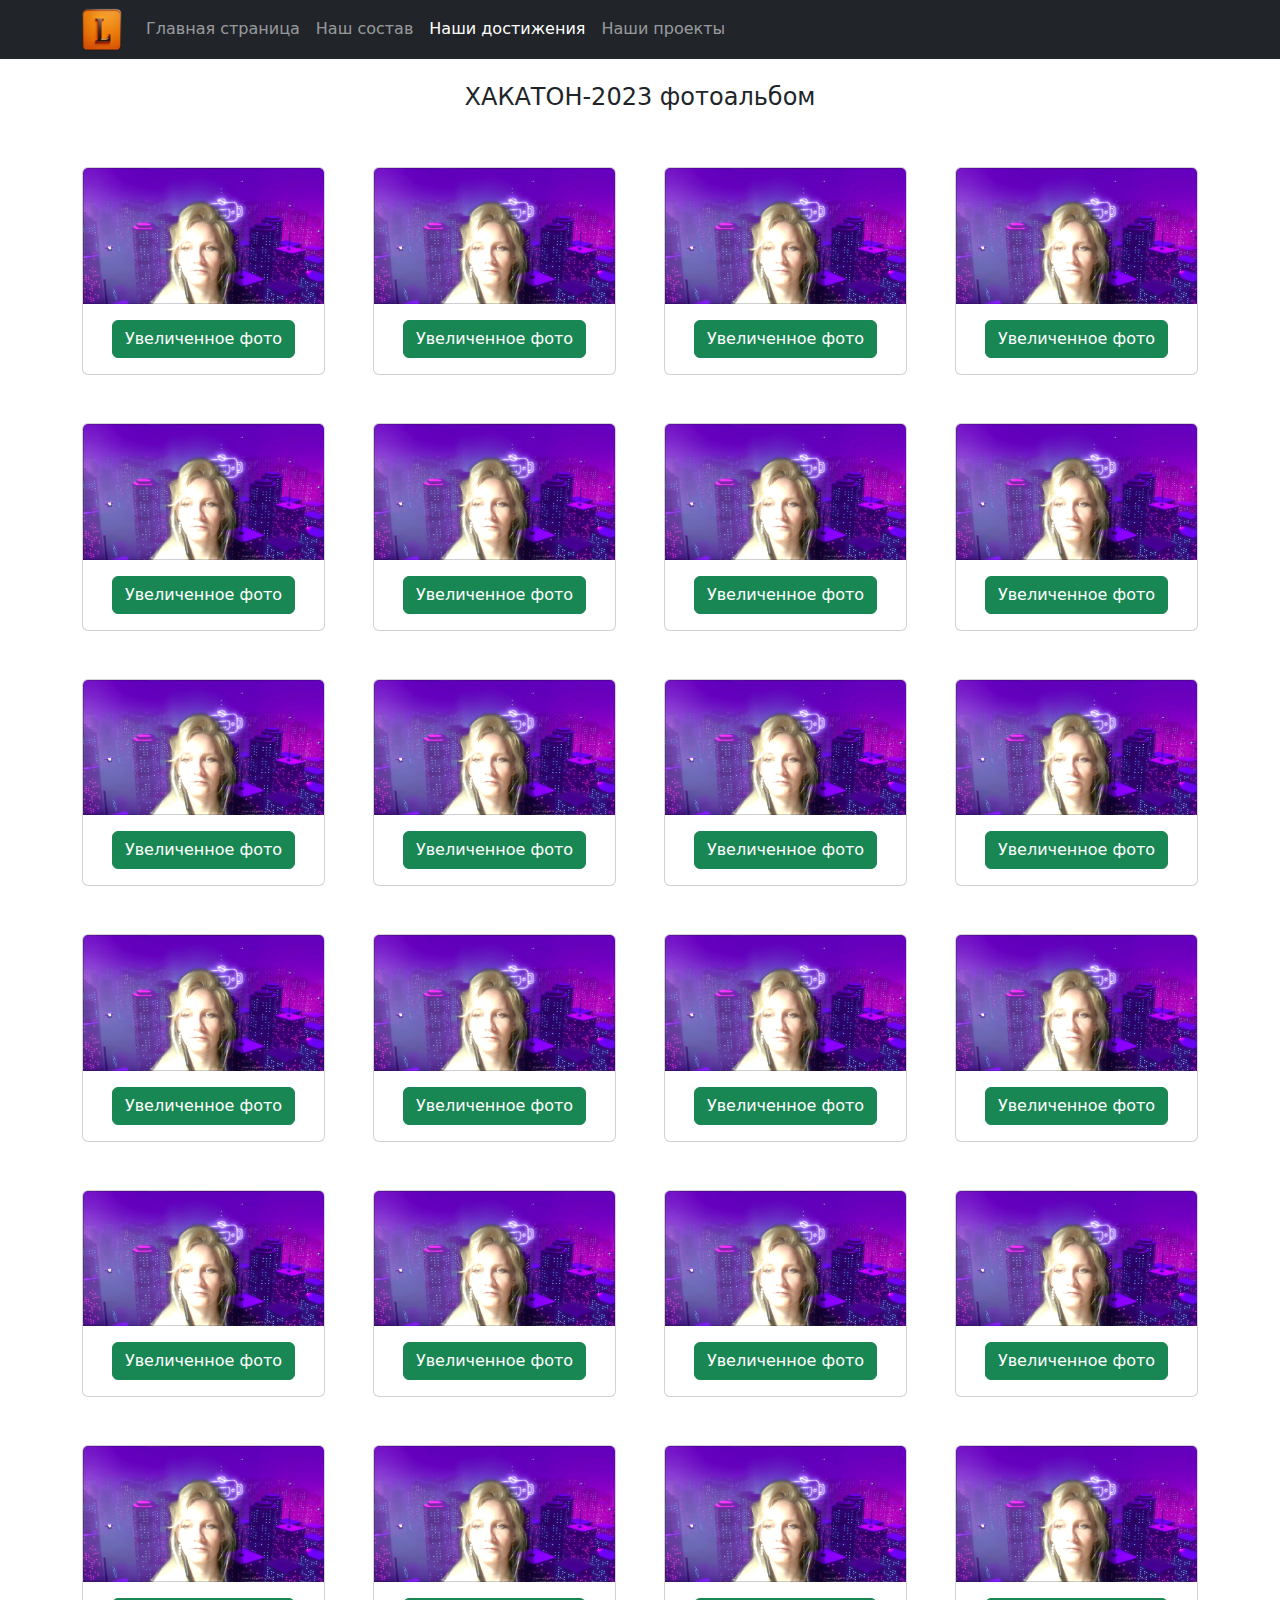
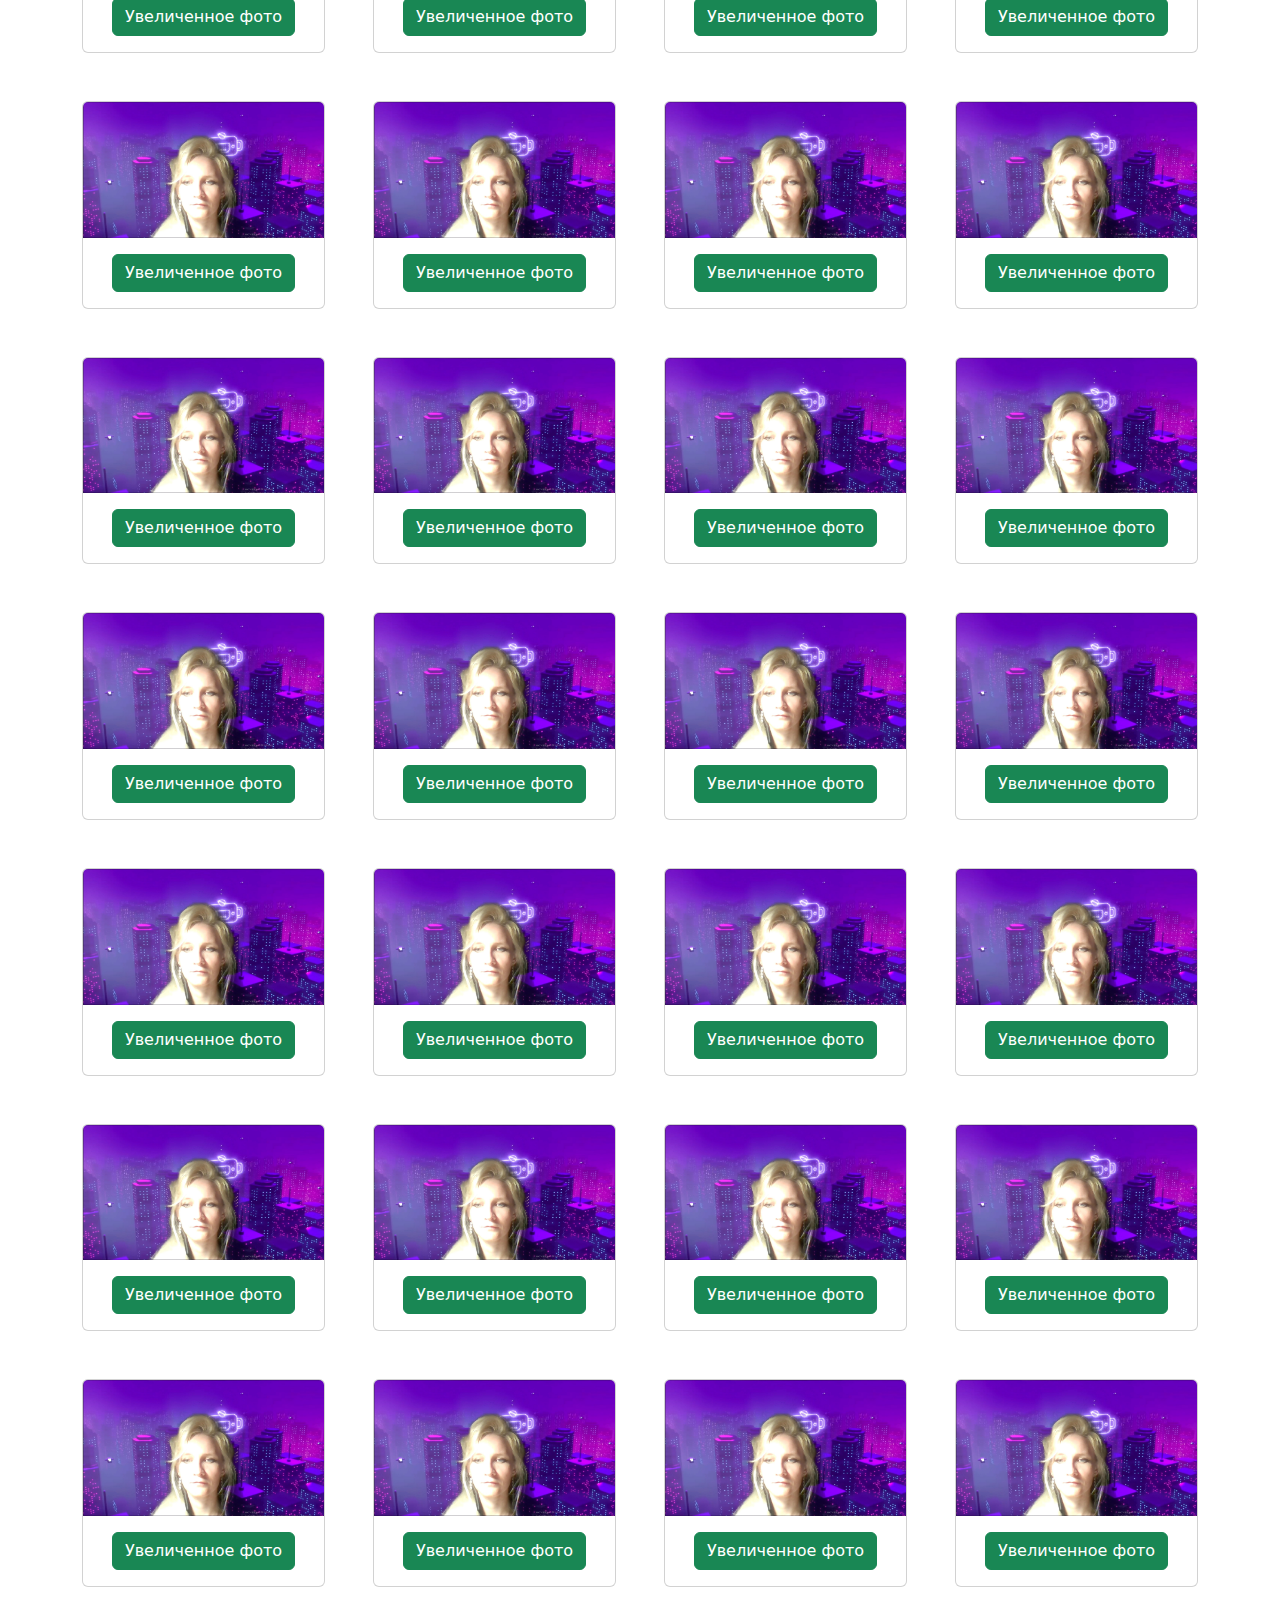
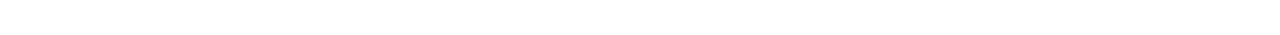
<file: HTML/хакатон2023.html>
<!doctype html>
<html lang = "en">
    <head>
        <meta charset = "UTF-8">
        <title>ХАКАТОН-2023</title>
        <link href="https://cdn.jsdelivr.net/npm/bootstrap@5.3.3/dist/css/bootstrap.min.css"
        rel="stylesheet"
        integrity="sha384-QWTKZyjpPEjISv5WaRU9OFeRpok6YctnYmDr5pNlyT2bRjXh0JMhjY6hW+ALEwIH"
        crossorigin="anonymous"
        />
        <script
          src="https://cdn.jsdelivr.net/npm/bootstrap@5.0.2/dist/js/bootstrap.bundle.min.js"
          integrity="sha384-MrcW6ZMFYlzcLA8Nl+NtUVF0sA7MsXsP1UyJoMp4YLEuNSfAP+JcXn/tWtIaxVXM"
          crossorigin="anonymous">
        </script>
        <link rel="apple-touch-icon" sizes="180x180" href="style/apple-touch-icon.png">
        <link rel="icon" type="image/png" sizes="32x32" href="style/favicon-32x32.png">
        <link rel="icon" type="image/png" sizes="16x16" href="style/favicon-16x16.png">
        <link rel="manifest" href="style/site.webmanifest">
        <style>
          .card:hover {
            background-color: rgba(0, 0, 0, 0.1);
            text-align: center;
          }
          .card {
            text-align: center;
          }
        </style>
    </head>
    <body>
        <nav class="navbar navbar-expand-lg bg-body-dark navbar-dark bg-dark">
            <div class="container">
              <a class="navbar-brand p-0" href="/">
                <img src="style/l.png" alt="логотип" width = "40">
              </a>
              <button class="navbar-toggler" type="button" data-bs-toggle="collapse" data-bs-target="#navbarNav" aria-controls="navbarNav" aria-expanded="false" aria-label="Toggle navigation">
                <span class="navbar-toggler-icon"></span>
              </button>
              <div class="collapse navbar-collapse" id="navbarNav">
                <ul class="navbar-nav">
                  <li class="nav-item">
                    <a class="nav-link" aria-current="page" href="/">Главная страница</a>
                  </li>
                  <li class="nav-item">
                    <a class="nav-link" href="Sostav.html">Наш состав</a>
                  </li>
                  <li class="nav-item">
                    <a class="nav-link active" href="Dostijenia.html">Наши достижения</a>
                  </li>
                  <li class="nav-item">
                    <a class="nav-link" href="projects.html">Наши проекты</a>
                  </li>
                </ul>
              </div>
            </div>
          </nav>
          <div class="container text-center my-4">
            <div class="row">
                <div class="mx-auto">
                    <h4>
                        ХАКАТОН-2023 фотоальбом
                    </h4>
                </div>
            </div>
          </div>
          <div class="container my-5">
            <div class="row row-cols-1 row-cols-md-4 rew-cols-lg-3 g-5">
              <div class="col">
                <div class="card">
                  <img src="pictures/женщина мечты.jpg" class="card-img-top" alt="УГУ">
                  <div class="card-body">
                    <a href="pictures/женщина мечты.jpg" target="_blank" class="btn btn-success">Увеличенное фото</a>
                  </div>
                </div>
              </div>
              <div class="col">
                <div class="card">
                  <img src="pictures/женщина мечты.jpg" class="card-img-top" alt="УГУ">
                  <div class="card-body">
                    <a href="pictures/женщина мечты.jpg" target="_blank" class="btn btn-success">Увеличенное фото</a>
                  </div>
                </div>
              </div>
              <div class="col">
                <div class="card">
                  <img src="pictures/женщина мечты.jpg" class="card-img-top" alt="УГУ">
                  <div class="card-body">
                    <a href="pictures/женщина мечты.jpg" target="_blank" class="btn btn-success">Увеличенное фото</a>
                  </div>
                </div>
              </div>
              <div class="col">
                <div class="card">
                  <img src="pictures/женщина мечты.jpg" class="card-img-top" alt="УГУ">
                  <div class="card-body">
                    <a href="pictures/женщина мечты.jpg" target="_blank" class="btn btn-success">Увеличенное фото</a>
                  </div>
                </div>
              </div>
            </div>
        </div>
        <div class="container my-5">
          <div class="row row-cols-1 row-cols-md-4 rew-cols-lg-3 g-5">
            <div class="col">
              <div class="card">
                <img src="pictures/женщина мечты.jpg" class="card-img-top" alt="УГУ">
                <div class="card-body">
                  <a href="pictures/женщина мечты.jpg" target="_blank" class="btn btn-success">Увеличенное фото</a>
                </div>
              </div>
            </div>
            <div class="col">
              <div class="card">
                <img src="pictures/женщина мечты.jpg" class="card-img-top" alt="УГУ">
                <div class="card-body">
                  <a href="pictures/женщина мечты.jpg" target="_blank" class="btn btn-success">Увеличенное фото</a>
                </div>
              </div>
            </div>
            <div class="col">
              <div class="card">
                <img src="pictures/женщина мечты.jpg" class="card-img-top" alt="УГУ">
                <div class="card-body">
                  <a href="pictures/женщина мечты.jpg" target="_blank" class="btn btn-success">Увеличенное фото</a>
                </div>
              </div>
            </div>
            <div class="col">
              <div class="card">
                <img src="pictures/женщина мечты.jpg" class="card-img-top" alt="УГУ">
                <div class="card-body">
                  <a href="pictures/женщина мечты.jpg" target="_blank" class="btn btn-success">Увеличенное фото</a>
                </div>
              </div>
            </div>
          </div>
      </div>
      <div class="container my-5">
            <div class="row row-cols-1 row-cols-md-4 rew-cols-lg-3 g-5">
              <div class="col">
                <div class="card">
                  <img src="pictures/женщина мечты.jpg" class="card-img-top" alt="УГУ">
                  <div class="card-body">
                    <a href="pictures/женщина мечты.jpg" target="_blank" class="btn btn-success">Увеличенное фото</a>
                  </div>
                </div>
              </div>
              <div class="col">
                <div class="card">
                  <img src="pictures/женщина мечты.jpg" class="card-img-top" alt="УГУ">
                  <div class="card-body">
                    <a href="pictures/женщина мечты.jpg" target="_blank" class="btn btn-success">Увеличенное фото</a>
                  </div>
                </div>
              </div>
              <div class="col">
                <div class="card">
                  <img src="pictures/женщина мечты.jpg" class="card-img-top" alt="УГУ">
                  <div class="card-body">
                    <a href="pictures/женщина мечты.jpg" target="_blank" class="btn btn-success">Увеличенное фото</a>
                  </div>
                </div>
              </div>
              <div class="col">
                <div class="card">
                  <img src="pictures/женщина мечты.jpg" class="card-img-top" alt="УГУ">
                  <div class="card-body">
                    <a href="pictures/женщина мечты.jpg" target="_blank" class="btn btn-success">Увеличенное фото</a>
                  </div>
                </div>
              </div>
            </div>
        </div>
        <div class="container my-5">
          <div class="row row-cols-1 row-cols-md-4 rew-cols-lg-3 g-5">
            <div class="col">
              <div class="card">
                <img src="pictures/женщина мечты.jpg" class="card-img-top" alt="УГУ">
                <div class="card-body">
                  <a href="pictures/женщина мечты.jpg" target="_blank" class="btn btn-success">Увеличенное фото</a>
                </div>
              </div>
            </div>
            <div class="col">
              <div class="card">
                <img src="pictures/женщина мечты.jpg" class="card-img-top" alt="УГУ">
                <div class="card-body">
                  <a href="pictures/женщина мечты.jpg" target="_blank" class="btn btn-success">Увеличенное фото</a>
                </div>
              </div>
            </div>
            <div class="col">
              <div class="card">
                <img src="pictures/женщина мечты.jpg" class="card-img-top" alt="УГУ">
                <div class="card-body">
                  <a href="pictures/женщина мечты.jpg" target="_blank" class="btn btn-success">Увеличенное фото</a>
                </div>
              </div>
            </div>
            <div class="col">
              <div class="card">
                <img src="pictures/женщина мечты.jpg" class="card-img-top" alt="УГУ">
                <div class="card-body">
                  <a href="pictures/женщина мечты.jpg" target="_blank" class="btn btn-success">Увеличенное фото</a>
                </div>
              </div>
            </div>
          </div>
      </div>
      <div class="container my-5">
        <div class="row row-cols-1 row-cols-md-4 rew-cols-lg-3 g-5">
          <div class="col">
            <div class="card">
              <img src="pictures/женщина мечты.jpg" class="card-img-top" alt="УГУ">
              <div class="card-body">
                <a href="pictures/женщина мечты.jpg" target="_blank" class="btn btn-success">Увеличенное фото</a>
              </div>
            </div>
          </div>
          <div class="col">
            <div class="card">
              <img src="pictures/женщина мечты.jpg" class="card-img-top" alt="УГУ">
              <div class="card-body">
                <a href="pictures/женщина мечты.jpg" target="_blank" class="btn btn-success">Увеличенное фото</a>
              </div>
            </div>
          </div>
          <div class="col">
            <div class="card">
              <img src="pictures/женщина мечты.jpg" class="card-img-top" alt="УГУ">
              <div class="card-body">
                <a href="pictures/женщина мечты.jpg" target="_blank" class="btn btn-success">Увеличенное фото</a>
              </div>
            </div>
          </div>
          <div class="col">
            <div class="card">
              <img src="pictures/женщина мечты.jpg" class="card-img-top" alt="УГУ">
              <div class="card-body">
                <a href="pictures/женщина мечты.jpg" target="_blank" class="btn btn-success">Увеличенное фото</a>
              </div>
            </div>
          </div>
      </div>
      </div>
        <div class="container my-5">
          <div class="row row-cols-1 row-cols-md-4 rew-cols-lg-3 g-5">
            <div class="col">
              <div class="card">
                <img src="pictures/женщина мечты.jpg" class="card-img-top" alt="УГУ">
                <div class="card-body">
                  <a href="pictures/женщина мечты.jpg" target="_blank" class="btn btn-success">Увеличенное фото</a>
                </div>
              </div>
            </div>
            <div class="col">
              <div class="card">
                <img src="pictures/женщина мечты.jpg" class="card-img-top" alt="УГУ">
                <div class="card-body">
                  <a href="pictures/женщина мечты.jpg" target="_blank" class="btn btn-success">Увеличенное фото</a>
                </div>
              </div>
            </div>
            <div class="col">
              <div class="card">
                <img src="pictures/женщина мечты.jpg" class="card-img-top" alt="УГУ">
                <div class="card-body">
                  <a href="pictures/женщина мечты.jpg" target="_blank" class="btn btn-success">Увеличенное фото</a>
                </div>
              </div>
            </div>
            <div class="col">
              <div class="card">
                <img src="pictures/женщина мечты.jpg" class="card-img-top" alt="УГУ">
                <div class="card-body">
                  <a href="pictures/женщина мечты.jpg" target="_blank" class="btn btn-success">Увеличенное фото</a>
                </div>
              </div>
            </div>
          </div>
      </div>
      <div class="container my-5">
        <div class="row row-cols-1 row-cols-md-4 rew-cols-lg-3 g-5">
          <div class="col">
            <div class="card">
              <img src="pictures/женщина мечты.jpg" class="card-img-top" alt="УГУ">
              <div class="card-body">
                <a href="pictures/женщина мечты.jpg" target="_blank" class="btn btn-success">Увеличенное фото</a>
              </div>
            </div>
          </div>
          <div class="col">
            <div class="card">
              <img src="pictures/женщина мечты.jpg" class="card-img-top" alt="УГУ">
              <div class="card-body">
                <a href="pictures/женщина мечты.jpg" target="_blank" class="btn btn-success">Увеличенное фото</a>
              </div>
            </div>
          </div>
          <div class="col">
            <div class="card">
              <img src="pictures/женщина мечты.jpg" class="card-img-top" alt="УГУ">
              <div class="card-body">
                <a href="pictures/женщина мечты.jpg" target="_blank" class="btn btn-success">Увеличенное фото</a>
              </div>
            </div>
          </div>
          <div class="col">
            <div class="card">
              <img src="pictures/женщина мечты.jpg" class="card-img-top" alt="УГУ">
              <div class="card-body">
                <a href="pictures/женщина мечты.jpg" target="_blank" class="btn btn-success">Увеличенное фото</a>
              </div>
            </div>
          </div>
        </div>
      </div>
      <div class="container my-5">
        <div class="row row-cols-1 row-cols-md-4 rew-cols-lg-3 g-5">
          <div class="col">
            <div class="card">
              <img src="pictures/женщина мечты.jpg" class="card-img-top" alt="УГУ">
              <div class="card-body">
                <a href="pictures/женщина мечты.jpg" target="_blank" class="btn btn-success">Увеличенное фото</a>
              </div>
            </div>
          </div>
          <div class="col">
            <div class="card">
              <img src="pictures/женщина мечты.jpg" class="card-img-top" alt="УГУ">
              <div class="card-body">
                <a href="pictures/женщина мечты.jpg" target="_blank" class="btn btn-success">Увеличенное фото</a>
              </div>
            </div>
          </div>
          <div class="col">
            <div class="card">
              <img src="pictures/женщина мечты.jpg" class="card-img-top" alt="УГУ">
              <div class="card-body">
                <a href="pictures/женщина мечты.jpg" target="_blank" class="btn btn-success">Увеличенное фото</a>
              </div>
            </div>
          </div>
          <div class="col">
            <div class="card">
              <img src="pictures/женщина мечты.jpg" class="card-img-top" alt="УГУ">
              <div class="card-body">
                <a href="pictures/женщина мечты.jpg" target="_blank" class="btn btn-success">Увеличенное фото</a>
              </div>
            </div>
          </div>
        </div>
    </div>
    <div class="container my-5">
      <div class="row row-cols-1 row-cols-md-4 rew-cols-lg-3 g-5">
        <div class="col">
          <div class="card">
            <img src="pictures/женщина мечты.jpg" class="card-img-top" alt="УГУ">
            <div class="card-body">
              <a href="pictures/женщина мечты.jpg" target="_blank" class="btn btn-success">Увеличенное фото</a>
            </div>
          </div>
        </div>
        <div class="col">
          <div class="card">
            <img src="pictures/женщина мечты.jpg" class="card-img-top" alt="УГУ">
            <div class="card-body">
              <a href="pictures/женщина мечты.jpg" target="_blank" class="btn btn-success">Увеличенное фото</a>
            </div>
          </div>
        </div>
        <div class="col">
          <div class="card">
            <img src="pictures/женщина мечты.jpg" class="card-img-top" alt="УГУ">
            <div class="card-body">
              <a href="pictures/женщина мечты.jpg" target="_blank" class="btn btn-success">Увеличенное фото</a>
            </div>
          </div>
        </div>
        <div class="col">
          <div class="card">
            <img src="pictures/женщина мечты.jpg" class="card-img-top" alt="УГУ">
            <div class="card-body">
              <a href="pictures/женщина мечты.jpg" target="_blank" class="btn btn-success">Увеличенное фото</a>
            </div>
          </div>
        </div>
      </div>
    </div>
    <div class="container my-5">
      <div class="row row-cols-1 row-cols-md-4 rew-cols-lg-3 g-5">
        <div class="col">
          <div class="card">
            <img src="pictures/женщина мечты.jpg" class="card-img-top" alt="УГУ">
            <div class="card-body">
              <a href="pictures/женщина мечты.jpg" target="_blank" class="btn btn-success">Увеличенное фото</a>
            </div>
          </div>
        </div>
        <div class="col">
          <div class="card">
            <img src="pictures/женщина мечты.jpg" class="card-img-top" alt="УГУ">
            <div class="card-body">
              <a href="pictures/женщина мечты.jpg" target="_blank" class="btn btn-success">Увеличенное фото</a>
            </div>
          </div>
        </div>
        <div class="col">
          <div class="card">
            <img src="pictures/женщина мечты.jpg" class="card-img-top" alt="УГУ">
            <div class="card-body">
              <a href="pictures/женщина мечты.jpg" target="_blank" class="btn btn-success">Увеличенное фото</a>
            </div>
          </div>
        </div>
        <div class="col">
          <div class="card">
            <img src="pictures/женщина мечты.jpg" class="card-img-top" alt="УГУ">
            <div class="card-body">
              <a href="pictures/женщина мечты.jpg" target="_blank" class="btn btn-success">Увеличенное фото</a>
            </div>
          </div>
        </div>
      </div>
    </div>
    <div class="container my-5">
      <div class="row row-cols-1 row-cols-md-4 rew-cols-lg-3 g-5">
        <div class="col">
          <div class="card">
            <img src="pictures/женщина мечты.jpg" class="card-img-top" alt="УГУ">
            <div class="card-body">
              <a href="pictures/женщина мечты.jpg" target="_blank" class="btn btn-success">Увеличенное фото</a>
            </div>
          </div>
        </div>
        <div class="col">
          <div class="card">
            <img src="pictures/женщина мечты.jpg" class="card-img-top" alt="УГУ">
            <div class="card-body">
              <a href="pictures/женщина мечты.jpg" target="_blank" class="btn btn-success">Увеличенное фото</a>
            </div>
          </div>
        </div>
        <div class="col">
          <div class="card">
            <img src="pictures/женщина мечты.jpg" class="card-img-top" alt="УГУ">
            <div class="card-body">
              <a href="pictures/женщина мечты.jpg" target="_blank" class="btn btn-success">Увеличенное фото</a>
            </div>
          </div>
        </div>
        <div class="col">
          <div class="card">
            <img src="pictures/женщина мечты.jpg" class="card-img-top" alt="УГУ">
            <div class="card-body">
              <a href="pictures/женщина мечты.jpg" target="_blank" class="btn btn-success">Увеличенное фото</a>
            </div>
          </div>
        </div>
      </div>
    </div>
    <div class="container my-5">
      <div class="row row-cols-1 row-cols-md-4 rew-cols-lg-3 g-5">
        <div class="col">
          <div class="card">
            <img src="pictures/женщина мечты.jpg" class="card-img-top" alt="УГУ">
            <div class="card-body">
              <a href="pictures/женщина мечты.jpg" target="_blank" class="btn btn-success">Увеличенное фото</a>
            </div>
          </div>
        </div>
        <div class="col">
          <div class="card">
            <img src="pictures/женщина мечты.jpg" class="card-img-top" alt="УГУ">
            <div class="card-body">
              <a href="pictures/женщина мечты.jpg" target="_blank" class="btn btn-success">Увеличенное фото</a>
            </div>
          </div>
        </div>
        <div class="col">
          <div class="card">
            <img src="pictures/женщина мечты.jpg" class="card-img-top" alt="УГУ">
            <div class="card-body">
              <a href="pictures/женщина мечты.jpg" target="_blank" class="btn btn-success">Увеличенное фото</a>
            </div>
          </div>
        </div>
        <div class="col">
          <div class="card">
            <img src="pictures/женщина мечты.jpg" class="card-img-top" alt="УГУ">
            <div class="card-body">
              <a href="pictures/женщина мечты.jpg" target="_blank" class="btn btn-success">Увеличенное фото</a>
            </div>
          </div>
        </div>
      </div>
    </div>
    </body>
</html>
</file>
